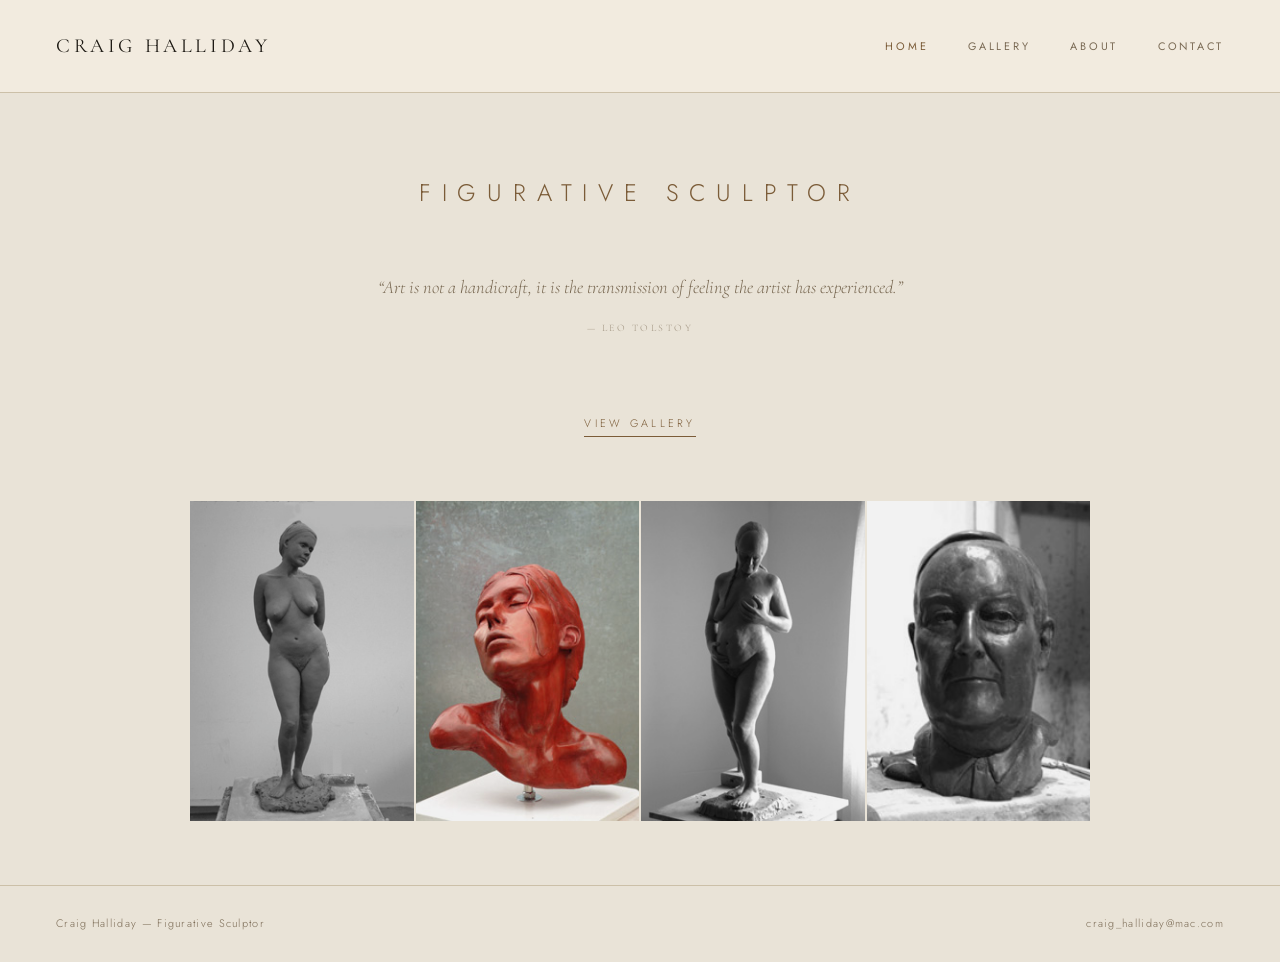
<file: index.html>
<!DOCTYPE html>
<html lang="en">
<head>
  <meta charset="UTF-8">
  <meta name="viewport" content="width=device-width, initial-scale=1.0">
  <meta name="description" content="Craig Halliday — Figurative Sculptor. Bronze, clay and plaster sculptures exploring the human condition.">
  <meta name="keywords" content="sculpture, figurative, sculptor, portrait, bronze, commission, figure, UK, realist, craig halliday">
  <title>Craig Halliday — Figurative Sculptor</title>
  <link rel="stylesheet" href="./css/styles.css">
</head>
<body>

  <header class="site-header">
    <a href="./index.html" class="site-title">Craig Halliday</a>
    <nav class="site-nav">
      <a href="./index.html" class="active">Home</a>
      <a href="./gallery.html">Gallery</a>
      <a href="./about.html">About</a>
      <a href="mailto:craig_halliday@mac.com">Contact</a>
    </nav>
  </header>

  <main class="home-hero">
    <p class="home-subtitle">Figurative Sculptor</p>

    <blockquote class="home-quote">
      &ldquo;Art is not a handicraft, it is the transmission of feeling the artist has experienced.&rdquo;
      <cite>— Leo Tolstoy</cite>
    </blockquote>
    <a href="./gallery.html" class="home-cta">View Gallery</a>

    <div class="home-preview">
      <a href="./ennui.html"><img src="./images/ennui1.jpg" alt="Ennui"></a>
      <a href="./martina.html"><img src="./images/martina1.jpg" alt="Martina"></a>
      <a href="./gravity.html"><img src="./images/gravity1.jpg" alt="Gravity"></a>
      <a href="./robin.html"><img src="./images/robin1.jpg" alt="Robin"></a>
    </div>
  </main>

  <footer class="site-footer">
    <span>Craig Halliday &mdash; Figurative Sculptor</span>
    <a href="mailto:craig_halliday@mac.com">craig_halliday@mac.com</a>
  </footer>

</body>
</html>
</file>
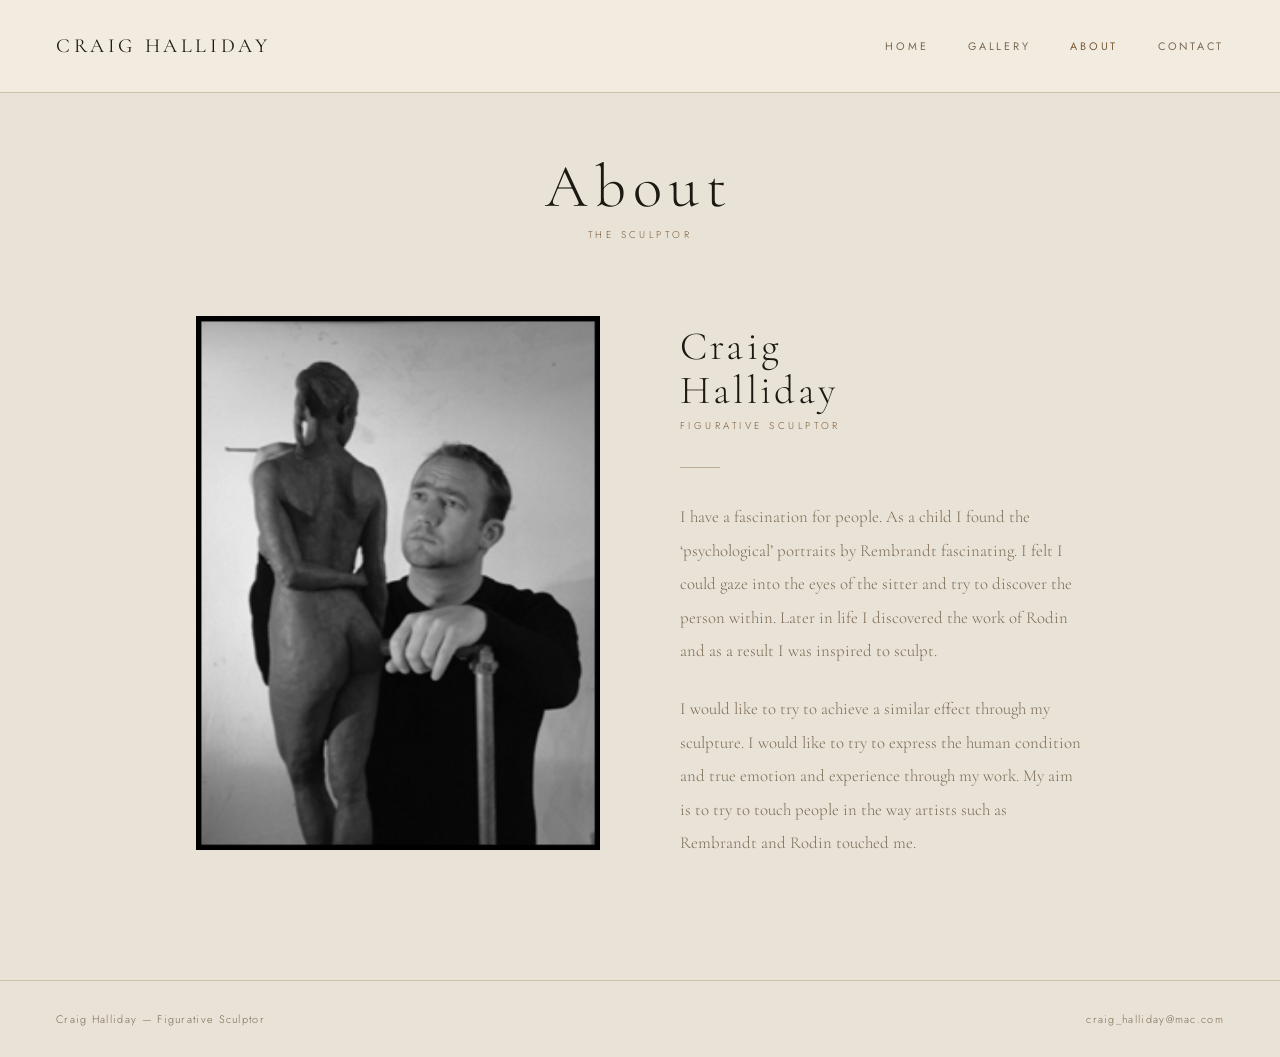
<file: about.html>
<!DOCTYPE html>
<html lang="en">
<head>
  <meta charset="UTF-8">
  <meta name="viewport" content="width=device-width, initial-scale=1.0">
  <meta name="description" content="About Craig Halliday — figurative sculptor inspired by Rembrandt and Rodin, exploring the human condition through clay, plaster and wax.">
  <title>About — Craig Halliday</title>
  <link rel="stylesheet" href="./css/styles.css">
</head>
<body>

  <header class="site-header">
    <a href="./index.html" class="site-title">Craig Halliday</a>
    <nav class="site-nav">
      <a href="./index.html">Home</a>
      <a href="./gallery.html">Gallery</a>
      <a href="./about.html" class="active">About</a>
      <a href="mailto:craig_halliday@mac.com">Contact</a>
    </nav>
  </header>

  <main style="flex:1;">
    <div class="page-heading">
      <h1>About</h1>
      <span class="label">The Sculptor</span>
    </div>

    <div class="about-layout">
      <div class="about-image">
        <img src="./images/sculpting.jpg" alt="Craig Halliday at work">
      </div>
      <div class="about-text">
        <h2>Craig<br>Halliday</h2>
        <span class="label">Figurative Sculptor</span>
        <div class="about-rule"></div>
        <p>I have a fascination for people. As a child I found the &lsquo;psychological&rsquo; portraits by Rembrandt fascinating. I felt I could gaze into the eyes of the sitter and try to discover the person within. Later in life I discovered the work of Rodin and as a result I was inspired to sculpt.</p>
        <p>I would like to try to achieve a similar effect through my sculpture. I would like to try to express the human condition and true emotion and experience through my work. My aim is to try to touch people in the way artists such as Rembrandt and Rodin touched me.</p>
      </div>
    </div>
  </main>

  <footer class="site-footer">
    <span>Craig Halliday &mdash; Figurative Sculptor</span>
    <a href="mailto:craig_halliday@mac.com">craig_halliday@mac.com</a>
  </footer>

</body>
</html>
</file>
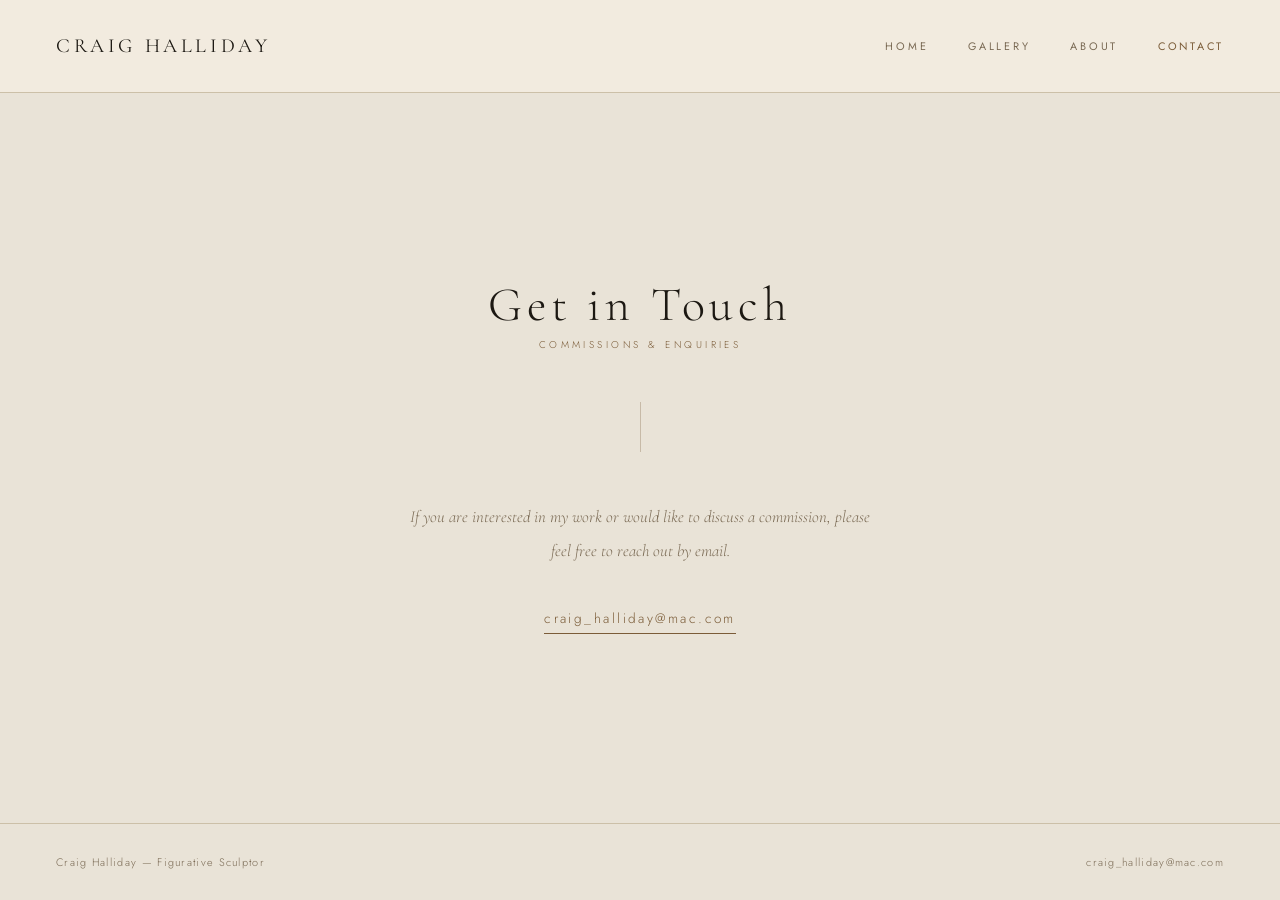
<file: contact.html>
<!DOCTYPE html>
<html lang="en">
<head>
  <meta charset="UTF-8">
  <meta name="viewport" content="width=device-width, initial-scale=1.0">
  <meta name="description" content="Contact Craig Halliday to discuss commissions or enquire about his figurative sculpture work.">
  <title>Contact — Craig Halliday</title>
  <link rel="stylesheet" href="./css/styles.css">
</head>
<body>

  <header class="site-header">
    <a href="./index.html" class="site-title">Craig Halliday</a>
    <nav class="site-nav">
      <a href="./index.html">Home</a>
      <a href="./gallery.html">Gallery</a>
      <a href="./about.html">About</a>
      <a href="mailto:craig_halliday@mac.com" class="active">Contact</a>
    </nav>
  </header>

  <main class="contact-layout">
    <h2>Get in Touch</h2>
    <span class="label">Commissions &amp; Enquiries</span>
    <div class="contact-rule"></div>
    <p class="contact-text">If you are interested in my work or would like to discuss a commission, please feel free to reach out by email.</p>
    <a href="mailto:craig_halliday@mac.com" class="contact-email">craig_halliday@mac.com</a>
  </main>

  <footer class="site-footer">
    <span>Craig Halliday &mdash; Figurative Sculptor</span>
    <a href="mailto:craig_halliday@mac.com">craig_halliday@mac.com</a>
  </footer>

</body>
</html>
</file>
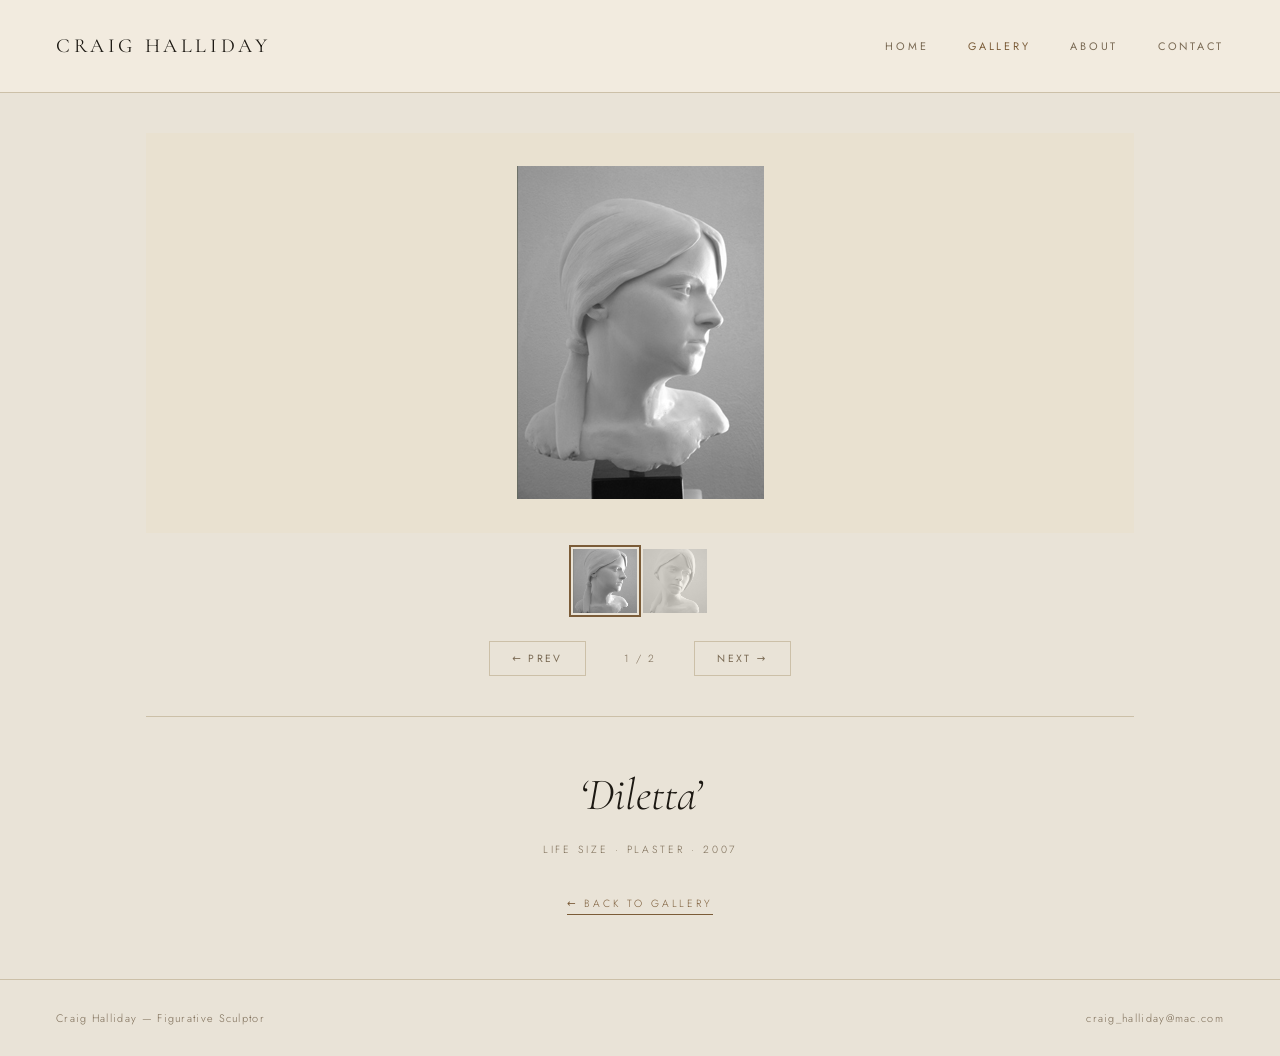
<file: diletta.html>
<!DOCTYPE html>
<html lang="en">
<head>
  <meta charset="UTF-8">
  <meta name="viewport" content="width=device-width, initial-scale=1.0">
  <meta name="description" content="'Diletta' — figurative sculpture by Craig Halliday. Life size, plaster, 2007.">
  <title>Diletta — Craig Halliday</title>
  <link rel="stylesheet" href="./css/styles.css">
</head>
<body class="sculpture-page">

  <header class="site-header">
    <a href="./index.html" class="site-title">Craig Halliday</a>
    <nav class="site-nav">
      <a href="./index.html">Home</a>
      <a href="./gallery.html" class="active">Gallery</a>
      <a href="./about.html">About</a>
      <a href="mailto:craig_halliday@mac.com">Contact</a>
    </nav>
  </header>

  <main class="sculpture-viewer">

    <div class="sculpture-main">
      <img id="main-img" src="./images/diletta1.jpg" alt="Diletta — view 1">
    </div>

    <div class="sculpture-thumbs">
      <img class="s-thumb active" src="./images/diletta1.jpg" alt="View 1" data-index="0">
      <img class="s-thumb" src="./images/diletta2.jpg" alt="View 2" data-index="1">
    </div>

    <div class="sculpture-controls">
      <button class="s-btn" id="prev-btn">&#8592; Prev</button>
      <span class="sculpture-count" id="count">1 / 2</span>
      <button class="s-btn" id="next-btn">Next &#8594;</button>
    </div>

    <div class="sculpture-info">
      <div class="sculpture-title">&lsquo;Diletta&rsquo;</div>
      <div class="sculpture-meta">Life size &middot; Plaster &middot; 2007</div>
      <a href="./gallery.html" class="back-link">&#8592; Back to Gallery</a>
    </div>

  </main>

  <footer class="site-footer">
    <span>Craig Halliday &mdash; Figurative Sculptor</span>
    <a href="mailto:craig_halliday@mac.com">craig_halliday@mac.com</a>
  </footer>

  <script>
    const images = ['./images/diletta1.jpg', './images/diletta2.jpg'];
    let current = 0;
    const mainImg = document.getElementById('main-img');
    const thumbs = document.querySelectorAll('.s-thumb');
    const count = document.getElementById('count');

    function showImage(index) {
      current = (index + images.length) % images.length;
      mainImg.classList.add('fading');
      setTimeout(() => {
        mainImg.src = images[current];
        mainImg.alt = 'Diletta — view ' + (current + 1);
        mainImg.classList.remove('fading');
      }, 150);
      thumbs.forEach((t, i) => t.classList.toggle('active', i === current));
      count.textContent = (current + 1) + ' / ' + images.length;
    }

    document.getElementById('prev-btn').addEventListener('click', () => showImage(current - 1));
    document.getElementById('next-btn').addEventListener('click', () => showImage(current + 1));
    thumbs.forEach((t, i) => t.addEventListener('click', () => showImage(i)));
    document.addEventListener('keydown', e => {
      if (e.key === 'ArrowLeft') showImage(current - 1);
      if (e.key === 'ArrowRight') showImage(current + 1);
    });
  </script>

</body>
</html>
</file>
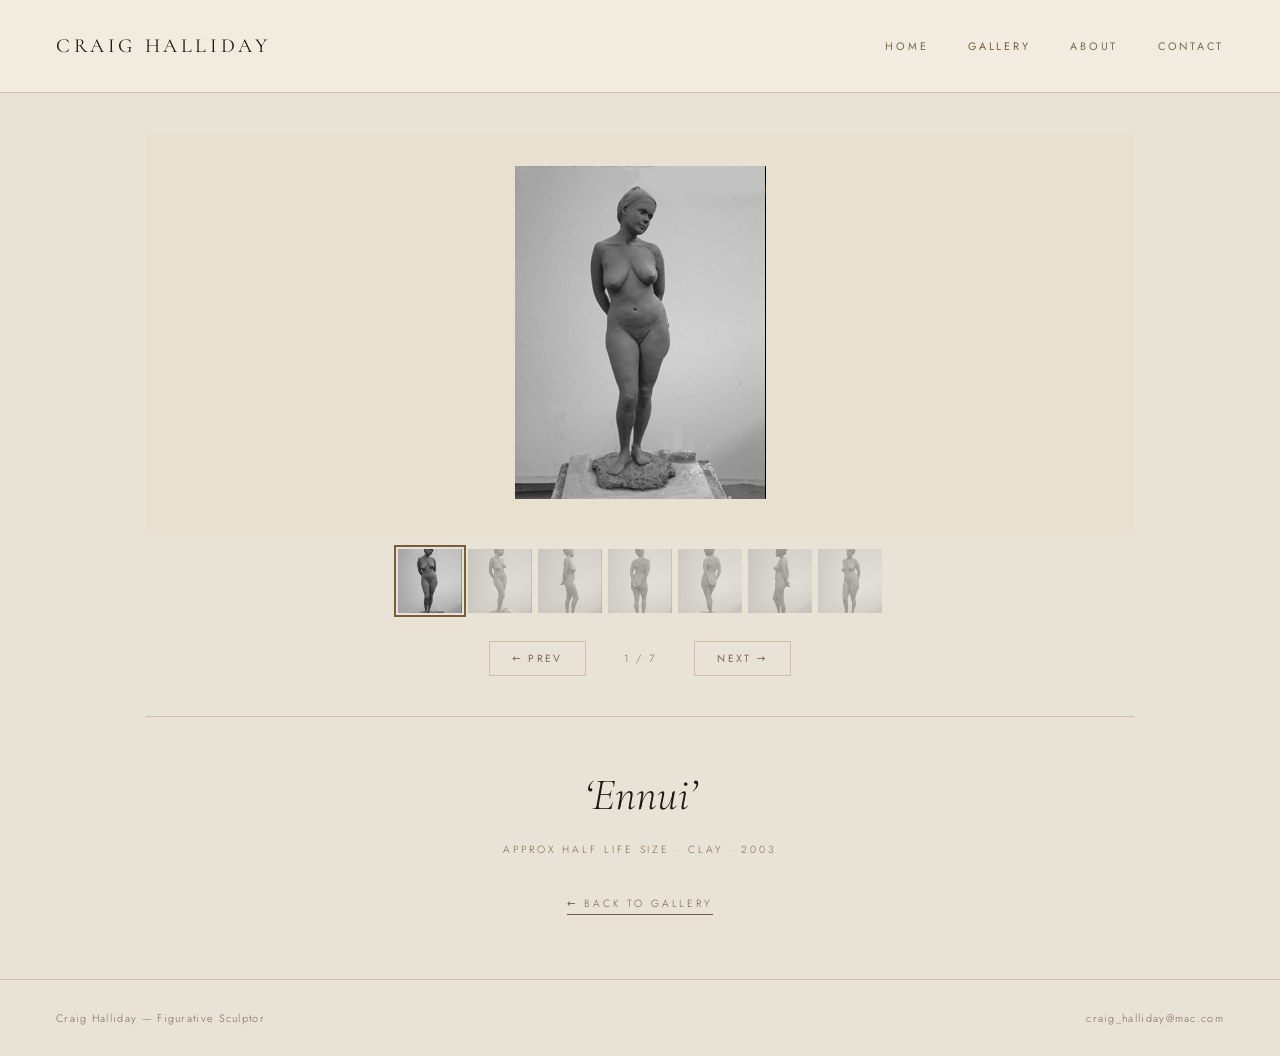
<file: ennui.html>
<!DOCTYPE html>
<html lang="en">
<head>
  <meta charset="UTF-8">
  <meta name="viewport" content="width=device-width, initial-scale=1.0">
  <meta name="description" content="'Ennui' — figurative sculpture by Craig Halliday. Approx half life size, clay, 2003.">
  <title>Ennui — Craig Halliday</title>
  <link rel="stylesheet" href="./css/styles.css">
</head>
<body class="sculpture-page">

  <header class="site-header">
    <a href="./index.html" class="site-title">Craig Halliday</a>
    <nav class="site-nav">
      <a href="./index.html">Home</a>
      <a href="./gallery.html" class="active">Gallery</a>
      <a href="./about.html">About</a>
      <a href="mailto:craig_halliday@mac.com">Contact</a>
    </nav>
  </header>

  <main class="sculpture-viewer">

    <div class="sculpture-main">
      <img id="main-img" src="./images/ennui1.jpg" alt="Ennui — view 1">
    </div>

    <div class="sculpture-thumbs">
      <img class="s-thumb active" src="./images/ennui1.jpg" alt="View 1" data-index="0">
      <img class="s-thumb" src="./images/ennui2.jpg" alt="View 2" data-index="1">
      <img class="s-thumb" src="./images/ennui3.jpg" alt="View 3" data-index="2">
      <img class="s-thumb" src="./images/ennui4.jpg" alt="View 4" data-index="3">
      <img class="s-thumb" src="./images/ennui5.jpg" alt="View 5" data-index="4">
      <img class="s-thumb" src="./images/ennui6.jpg" alt="View 6" data-index="5">
      <img class="s-thumb" src="./images/ennui7.jpg" alt="View 7" data-index="6">
    </div>

    <div class="sculpture-controls">
      <button class="s-btn" id="prev-btn">&#8592; Prev</button>
      <span class="sculpture-count" id="count">1 / 7</span>
      <button class="s-btn" id="next-btn">Next &#8594;</button>
    </div>

    <div class="sculpture-info">
      <div class="sculpture-title">&lsquo;Ennui&rsquo;</div>
      <div class="sculpture-meta">Approx half life size &middot; Clay &middot; 2003</div>
      <a href="./gallery.html" class="back-link">&#8592; Back to Gallery</a>
    </div>

  </main>

  <footer class="site-footer">
    <span>Craig Halliday &mdash; Figurative Sculptor</span>
    <a href="mailto:craig_halliday@mac.com">craig_halliday@mac.com</a>
  </footer>

  <script>
    const images = [
      './images/ennui1.jpg',
      './images/ennui2.jpg',
      './images/ennui3.jpg',
      './images/ennui4.jpg',
      './images/ennui5.jpg',
      './images/ennui6.jpg',
      './images/ennui7.jpg'
    ];
    let current = 0;
    const mainImg = document.getElementById('main-img');
    const thumbs = document.querySelectorAll('.s-thumb');
    const count = document.getElementById('count');

    function showImage(index) {
      current = (index + images.length) % images.length;
      mainImg.classList.add('fading');
      setTimeout(() => {
        mainImg.src = images[current];
        mainImg.alt = 'Ennui — view ' + (current + 1);
        mainImg.classList.remove('fading');
      }, 150);
      thumbs.forEach((t, i) => t.classList.toggle('active', i === current));
      count.textContent = (current + 1) + ' / ' + images.length;
    }

    document.getElementById('prev-btn').addEventListener('click', () => showImage(current - 1));
    document.getElementById('next-btn').addEventListener('click', () => showImage(current + 1));
    thumbs.forEach((t, i) => t.addEventListener('click', () => showImage(i)));
    document.addEventListener('keydown', e => {
      if (e.key === 'ArrowLeft') showImage(current - 1);
      if (e.key === 'ArrowRight') showImage(current + 1);
    });
  </script>

</body>
</html>
</file>
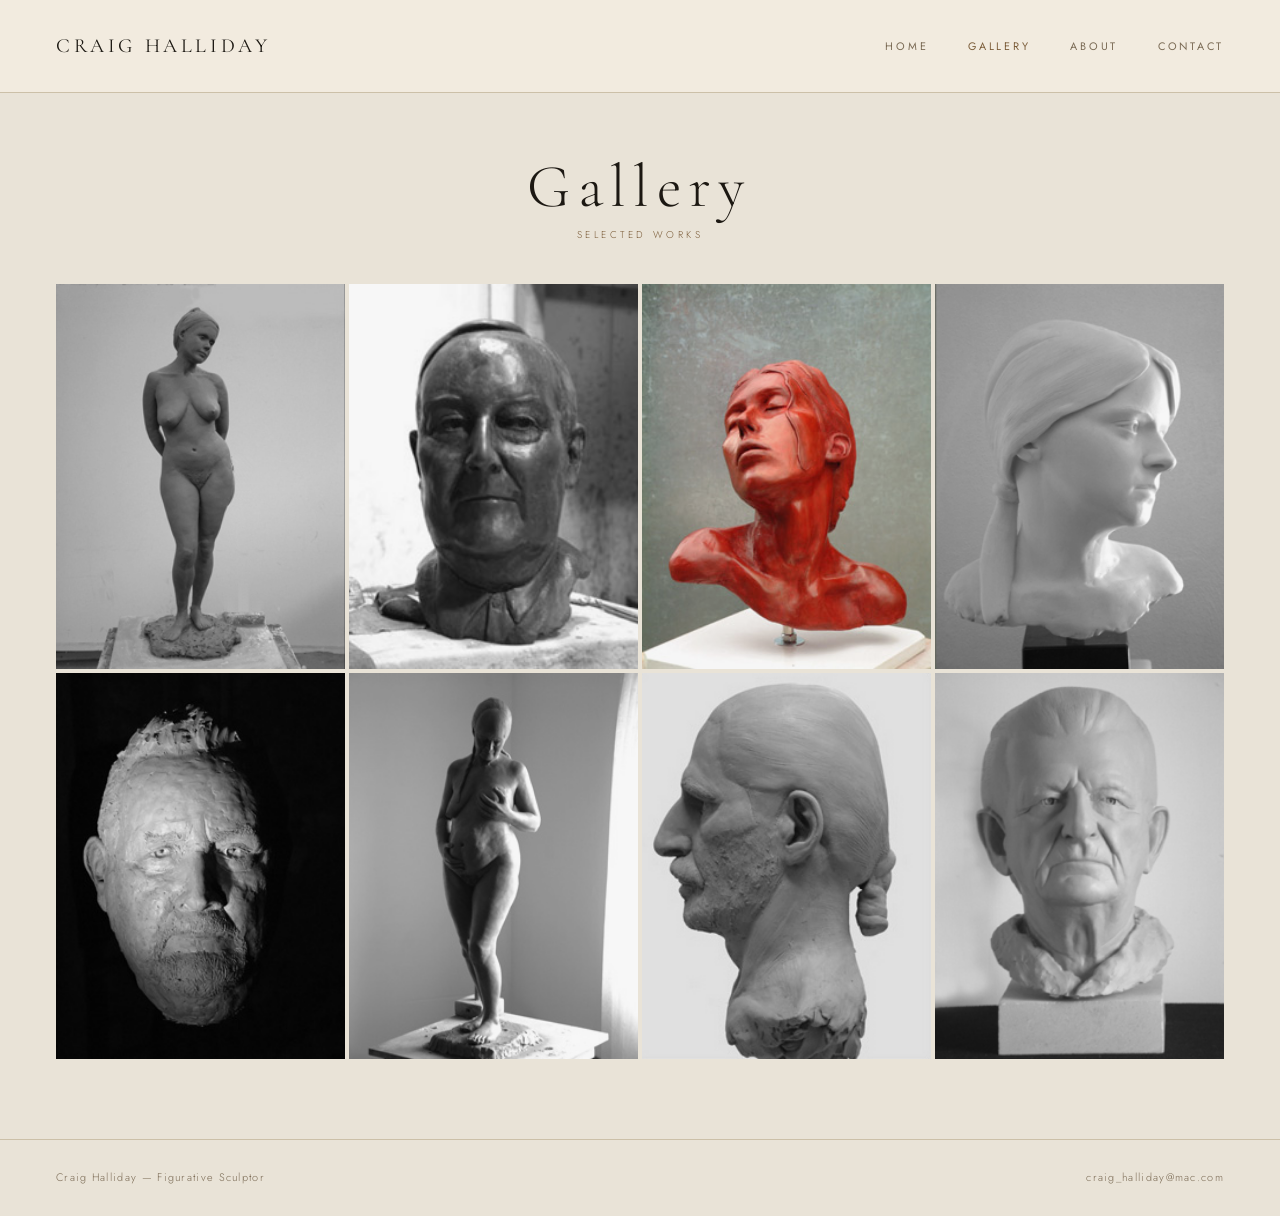
<file: gallery.html>
<!DOCTYPE html>
<html lang="en">
<head>
  <meta charset="UTF-8">
  <meta name="viewport" content="width=device-width, initial-scale=1.0">
  <meta name="description" content="Gallery of figurative sculptures by Craig Halliday — clay, plaster, wax and bronze work.">
  <title>Gallery — Craig Halliday</title>
  <link rel="stylesheet" href="./css/styles.css">
</head>
<body>

  <header class="site-header">
    <a href="./index.html" class="site-title">Craig Halliday</a>
    <nav class="site-nav">
      <a href="./index.html">Home</a>
      <a href="./gallery.html" class="active">Gallery</a>
      <a href="./about.html">About</a>
      <a href="mailto:craig_halliday@mac.com">Contact</a>
    </nav>
  </header>

  <main>
    <div class="page-heading">
      <h1>Gallery</h1>
      <span class="label">Selected Works</span>
    </div>

    <div class="gallery-grid">

      <div class="gallery-item">
        <img src="./images/ennui1.jpg" alt="Ennui">
        <div class="gallery-item-overlay">
          <div class="gallery-item-title">&lsquo;Ennui&rsquo;</div>
          <div class="gallery-item-meta">Clay &middot; 2003</div>
        </div>
        <a href="./ennui.html" aria-label="View Ennui"></a>
      </div>

      <div class="gallery-item">
        <img src="./images/robin1.jpg" alt="Robin">
        <div class="gallery-item-overlay">
          <div class="gallery-item-title">&lsquo;Robin&rsquo;</div>
          <div class="gallery-item-meta">Wax &middot; 2003</div>
        </div>
        <a href="./robin.html" aria-label="View Robin"></a>
      </div>

      <div class="gallery-item">
        <img src="./images/martina1.jpg" alt="Martina">
        <div class="gallery-item-overlay">
          <div class="gallery-item-title">&lsquo;Martina&rsquo;</div>
          <div class="gallery-item-meta">Plaster &middot; 2003</div>
        </div>
        <a href="./martina.html" aria-label="View Martina"></a>
      </div>

      <div class="gallery-item">
        <img src="./images/diletta1.jpg" alt="Diletta">
        <div class="gallery-item-overlay">
          <div class="gallery-item-title">&lsquo;Diletta&rsquo;</div>
          <div class="gallery-item-meta">Plaster &middot; 2007</div>
        </div>
        <a href="./diletta.html" aria-label="View Diletta"></a>
      </div>

      <div class="gallery-item">
        <img src="./images/mart1.jpg" alt="Martin">
        <div class="gallery-item-overlay">
          <div class="gallery-item-title">&lsquo;Martin&rsquo;</div>
          <div class="gallery-item-meta">Clay &middot; 2002</div>
        </div>
        <a href="./mart.html" aria-label="View Martin"></a>
      </div>

      <div class="gallery-item">
        <img src="./images/gravity1.jpg" alt="Gravity">
        <div class="gallery-item-overlay">
          <div class="gallery-item-title">&lsquo;Gravity&rsquo;</div>
          <div class="gallery-item-meta">Clay &middot; 2004</div>
        </div>
        <a href="./gravity.html" aria-label="View Gravity"></a>
      </div>

      <div class="gallery-item">
        <img src="./images/sieg1.jpg" alt="Siegfredo">
        <div class="gallery-item-overlay">
          <div class="gallery-item-title">&lsquo;Siegfredo&rsquo;</div>
          <div class="gallery-item-meta">Clay &middot; 2003</div>
        </div>
        <a href="./sieg.html" aria-label="View Siegfredo"></a>
      </div>

      <div class="gallery-item">
        <img src="./images/john1.jpg" alt="John">
        <div class="gallery-item-overlay">
          <div class="gallery-item-title">&lsquo;John&rsquo;</div>
          <div class="gallery-item-meta">Plaster/Clay &middot; 2004</div>
        </div>
        <a href="./john.html" aria-label="View John"></a>
      </div>

    </div>
  </main>

  <footer class="site-footer">
    <span>Craig Halliday &mdash; Figurative Sculptor</span>
    <a href="mailto:craig_halliday@mac.com">craig_halliday@mac.com</a>
  </footer>

</body>
</html>
</file>
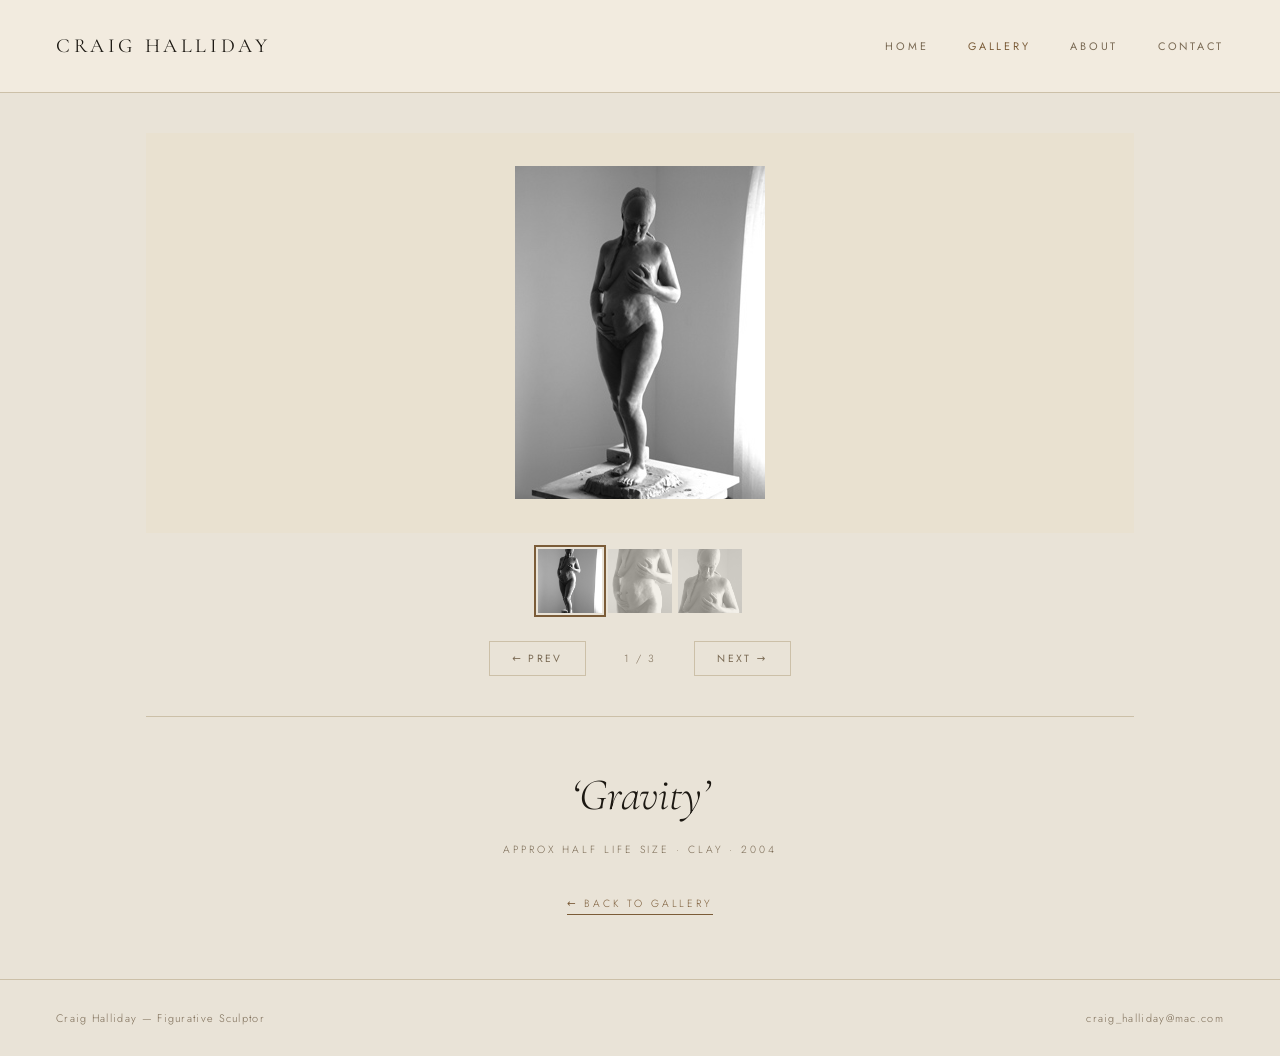
<file: gravity.html>
<!DOCTYPE html>
<html lang="en">
<head>
  <meta charset="UTF-8">
  <meta name="viewport" content="width=device-width, initial-scale=1.0">
  <meta name="description" content="'Gravity' — figurative sculpture by Craig Halliday. Approx half life size, clay, 2004.">
  <title>Gravity — Craig Halliday</title>
  <link rel="stylesheet" href="./css/styles.css">
</head>
<body class="sculpture-page">

  <header class="site-header">
    <a href="./index.html" class="site-title">Craig Halliday</a>
    <nav class="site-nav">
      <a href="./index.html">Home</a>
      <a href="./gallery.html" class="active">Gallery</a>
      <a href="./about.html">About</a>
      <a href="mailto:craig_halliday@mac.com">Contact</a>
    </nav>
  </header>

  <main class="sculpture-viewer">

    <div class="sculpture-main">
      <img id="main-img" src="./images/gravity1.jpg" alt="Gravity — view 1">
    </div>

    <div class="sculpture-thumbs">
      <img class="s-thumb active" src="./images/gravity1.jpg" alt="View 1" data-index="0">
      <img class="s-thumb" src="./images/gravity2.jpg" alt="View 2" data-index="1">
      <img class="s-thumb" src="./images/gravity3.jpg" alt="View 3" data-index="2">
    </div>

    <div class="sculpture-controls">
      <button class="s-btn" id="prev-btn">&#8592; Prev</button>
      <span class="sculpture-count" id="count">1 / 3</span>
      <button class="s-btn" id="next-btn">Next &#8594;</button>
    </div>

    <div class="sculpture-info">
      <div class="sculpture-title">&lsquo;Gravity&rsquo;</div>
      <div class="sculpture-meta">Approx half life size &middot; Clay &middot; 2004</div>
      <a href="./gallery.html" class="back-link">&#8592; Back to Gallery</a>
    </div>

  </main>

  <footer class="site-footer">
    <span>Craig Halliday &mdash; Figurative Sculptor</span>
    <a href="mailto:craig_halliday@mac.com">craig_halliday@mac.com</a>
  </footer>

  <script>
    const images = [
      './images/gravity1.jpg',
      './images/gravity2.jpg',
      './images/gravity3.jpg'
    ];
    let current = 0;
    const mainImg = document.getElementById('main-img');
    const thumbs = document.querySelectorAll('.s-thumb');
    const count = document.getElementById('count');

    function showImage(index) {
      current = (index + images.length) % images.length;
      mainImg.classList.add('fading');
      setTimeout(() => {
        mainImg.src = images[current];
        mainImg.alt = 'Gravity — view ' + (current + 1);
        mainImg.classList.remove('fading');
      }, 150);
      thumbs.forEach((t, i) => t.classList.toggle('active', i === current));
      count.textContent = (current + 1) + ' / ' + images.length;
    }

    document.getElementById('prev-btn').addEventListener('click', () => showImage(current - 1));
    document.getElementById('next-btn').addEventListener('click', () => showImage(current + 1));
    thumbs.forEach((t, i) => t.addEventListener('click', () => showImage(i)));
    document.addEventListener('keydown', e => {
      if (e.key === 'ArrowLeft') showImage(current - 1);
      if (e.key === 'ArrowRight') showImage(current + 1);
    });
  </script>

</body>
</html>
</file>
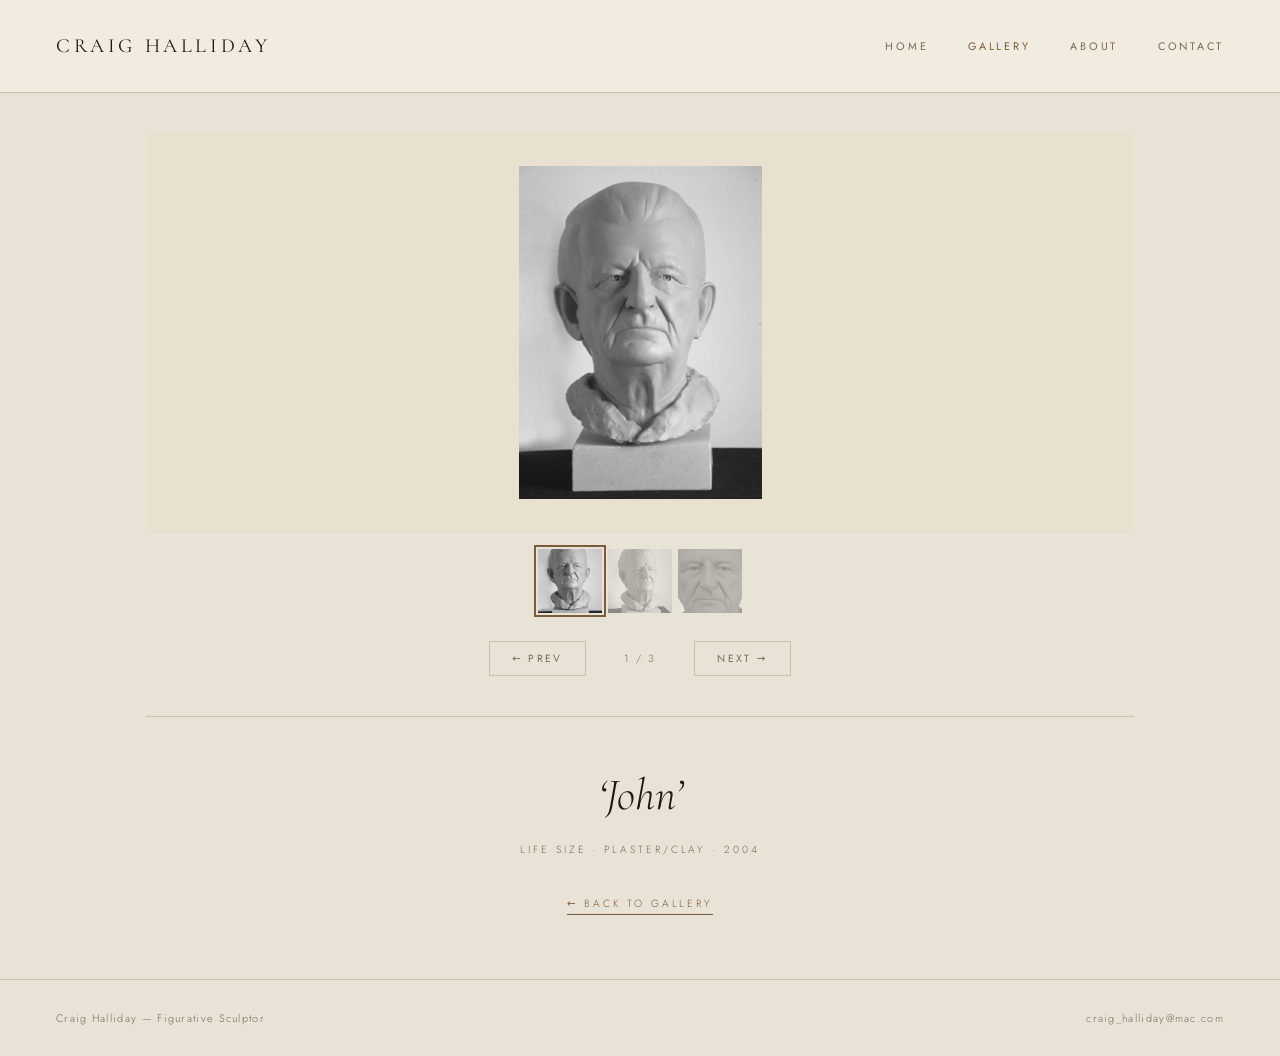
<file: john.html>
<!DOCTYPE html>
<html lang="en">
<head>
  <meta charset="UTF-8">
  <meta name="viewport" content="width=device-width, initial-scale=1.0">
  <meta name="description" content="'John' — figurative sculpture by Craig Halliday. Life size, plaster/clay, 2004.">
  <title>John — Craig Halliday</title>
  <link rel="stylesheet" href="./css/styles.css">
</head>
<body class="sculpture-page">

  <header class="site-header">
    <a href="./index.html" class="site-title">Craig Halliday</a>
    <nav class="site-nav">
      <a href="./index.html">Home</a>
      <a href="./gallery.html" class="active">Gallery</a>
      <a href="./about.html">About</a>
      <a href="mailto:craig_halliday@mac.com">Contact</a>
    </nav>
  </header>

  <main class="sculpture-viewer">

    <div class="sculpture-main">
      <img id="main-img" src="./images/john1.jpg" alt="John — view 1">
    </div>

    <div class="sculpture-thumbs">
      <img class="s-thumb active" src="./images/john1.jpg" alt="View 1" data-index="0">
      <img class="s-thumb" src="./images/john2.jpg" alt="View 2" data-index="1">
      <img class="s-thumb" src="./images/john3.jpg" alt="View 3" data-index="2">
    </div>

    <div class="sculpture-controls">
      <button class="s-btn" id="prev-btn">&#8592; Prev</button>
      <span class="sculpture-count" id="count">1 / 3</span>
      <button class="s-btn" id="next-btn">Next &#8594;</button>
    </div>

    <div class="sculpture-info">
      <div class="sculpture-title">&lsquo;John&rsquo;</div>
      <div class="sculpture-meta">Life size &middot; Plaster/Clay &middot; 2004</div>
      <a href="./gallery.html" class="back-link">&#8592; Back to Gallery</a>
    </div>

  </main>

  <footer class="site-footer">
    <span>Craig Halliday &mdash; Figurative Sculptor</span>
    <a href="mailto:craig_halliday@mac.com">craig_halliday@mac.com</a>
  </footer>

  <script>
    const images = [
      './images/john1.jpg',
      './images/john2.jpg',
      './images/john3.jpg'
    ];
    let current = 0;
    const mainImg = document.getElementById('main-img');
    const thumbs = document.querySelectorAll('.s-thumb');
    const count = document.getElementById('count');

    function showImage(index) {
      current = (index + images.length) % images.length;
      mainImg.classList.add('fading');
      setTimeout(() => {
        mainImg.src = images[current];
        mainImg.alt = 'John — view ' + (current + 1);
        mainImg.classList.remove('fading');
      }, 150);
      thumbs.forEach((t, i) => t.classList.toggle('active', i === current));
      count.textContent = (current + 1) + ' / ' + images.length;
    }

    document.getElementById('prev-btn').addEventListener('click', () => showImage(current - 1));
    document.getElementById('next-btn').addEventListener('click', () => showImage(current + 1));
    thumbs.forEach((t, i) => t.addEventListener('click', () => showImage(i)));
    document.addEventListener('keydown', e => {
      if (e.key === 'ArrowLeft') showImage(current - 1);
      if (e.key === 'ArrowRight') showImage(current + 1);
    });
  </script>

</body>
</html>
</file>
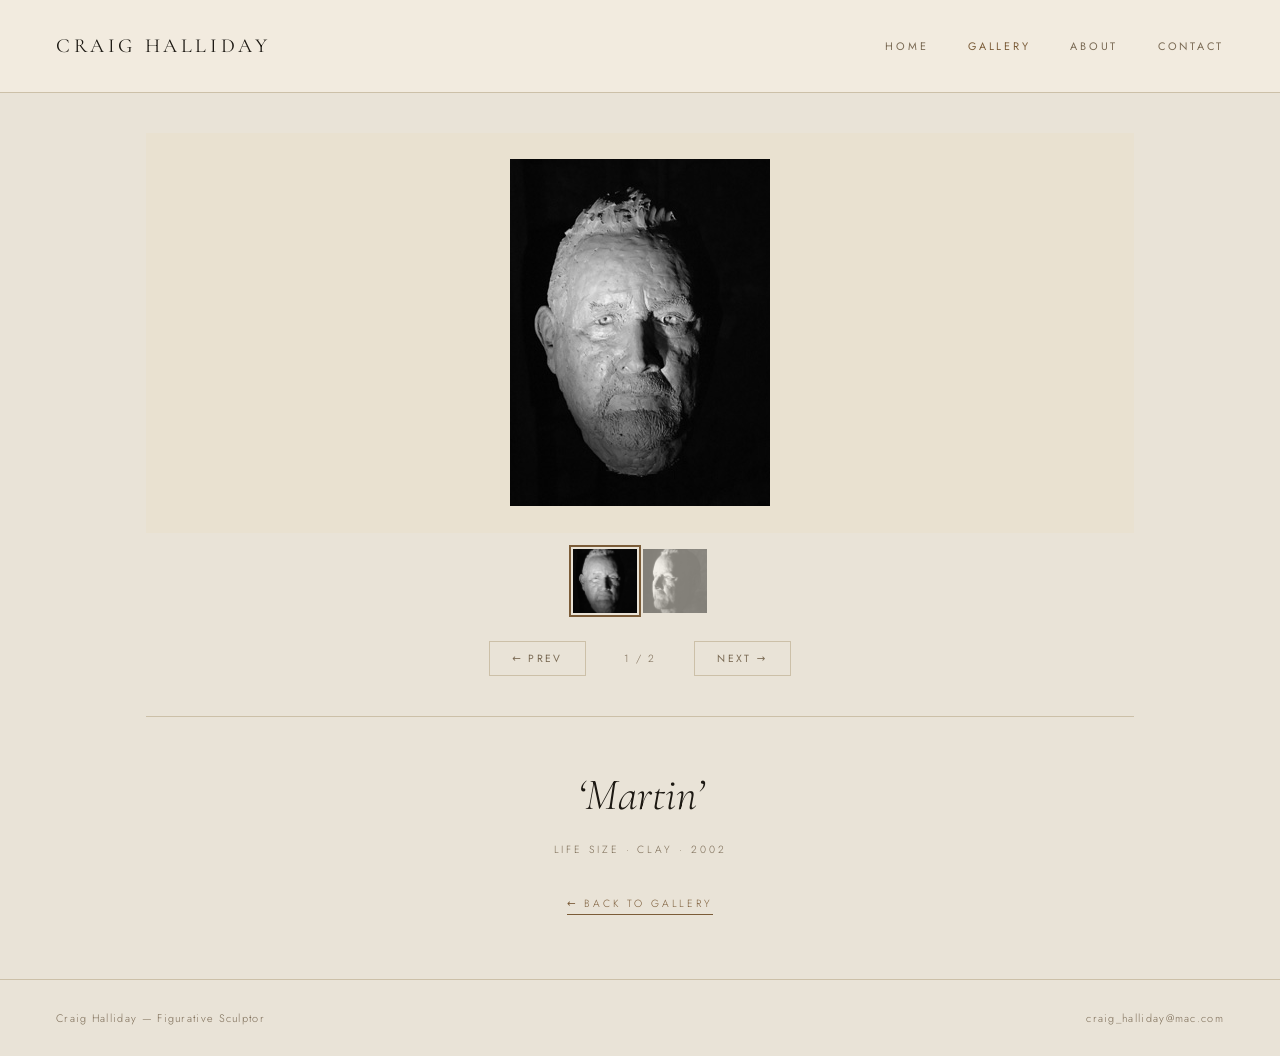
<file: mart.html>
<!DOCTYPE html>
<html lang="en">
<head>
  <meta charset="UTF-8">
  <meta name="viewport" content="width=device-width, initial-scale=1.0">
  <meta name="description" content="'Martin' — figurative sculpture by Craig Halliday. Life size, clay, 2002.">
  <title>Martin — Craig Halliday</title>
  <link rel="stylesheet" href="./css/styles.css">
</head>
<body class="sculpture-page">

  <header class="site-header">
    <a href="./index.html" class="site-title">Craig Halliday</a>
    <nav class="site-nav">
      <a href="./index.html">Home</a>
      <a href="./gallery.html" class="active">Gallery</a>
      <a href="./about.html">About</a>
      <a href="mailto:craig_halliday@mac.com">Contact</a>
    </nav>
  </header>

  <main class="sculpture-viewer">

    <div class="sculpture-main">
      <img id="main-img" src="./images/mart1.jpg" alt="Martin — view 1">
    </div>

    <div class="sculpture-thumbs">
      <img class="s-thumb active" src="./images/mart1.jpg" alt="View 1" data-index="0">
      <img class="s-thumb" src="./images/mart2.jpg" alt="View 2" data-index="1">
    </div>

    <div class="sculpture-controls">
      <button class="s-btn" id="prev-btn">&#8592; Prev</button>
      <span class="sculpture-count" id="count">1 / 2</span>
      <button class="s-btn" id="next-btn">Next &#8594;</button>
    </div>

    <div class="sculpture-info">
      <div class="sculpture-title">&lsquo;Martin&rsquo;</div>
      <div class="sculpture-meta">Life size &middot; Clay &middot; 2002</div>
      <a href="./gallery.html" class="back-link">&#8592; Back to Gallery</a>
    </div>

  </main>

  <footer class="site-footer">
    <span>Craig Halliday &mdash; Figurative Sculptor</span>
    <a href="mailto:craig_halliday@mac.com">craig_halliday@mac.com</a>
  </footer>

  <script>
    const images = ['./images/mart1.jpg', './images/mart2.jpg'];
    let current = 0;
    const mainImg = document.getElementById('main-img');
    const thumbs = document.querySelectorAll('.s-thumb');
    const count = document.getElementById('count');

    function showImage(index) {
      current = (index + images.length) % images.length;
      mainImg.classList.add('fading');
      setTimeout(() => {
        mainImg.src = images[current];
        mainImg.alt = 'Martin — view ' + (current + 1);
        mainImg.classList.remove('fading');
      }, 150);
      thumbs.forEach((t, i) => t.classList.toggle('active', i === current));
      count.textContent = (current + 1) + ' / ' + images.length;
    }

    document.getElementById('prev-btn').addEventListener('click', () => showImage(current - 1));
    document.getElementById('next-btn').addEventListener('click', () => showImage(current + 1));
    thumbs.forEach((t, i) => t.addEventListener('click', () => showImage(i)));
    document.addEventListener('keydown', e => {
      if (e.key === 'ArrowLeft') showImage(current - 1);
      if (e.key === 'ArrowRight') showImage(current + 1);
    });
  </script>

</body>
</html>
</file>
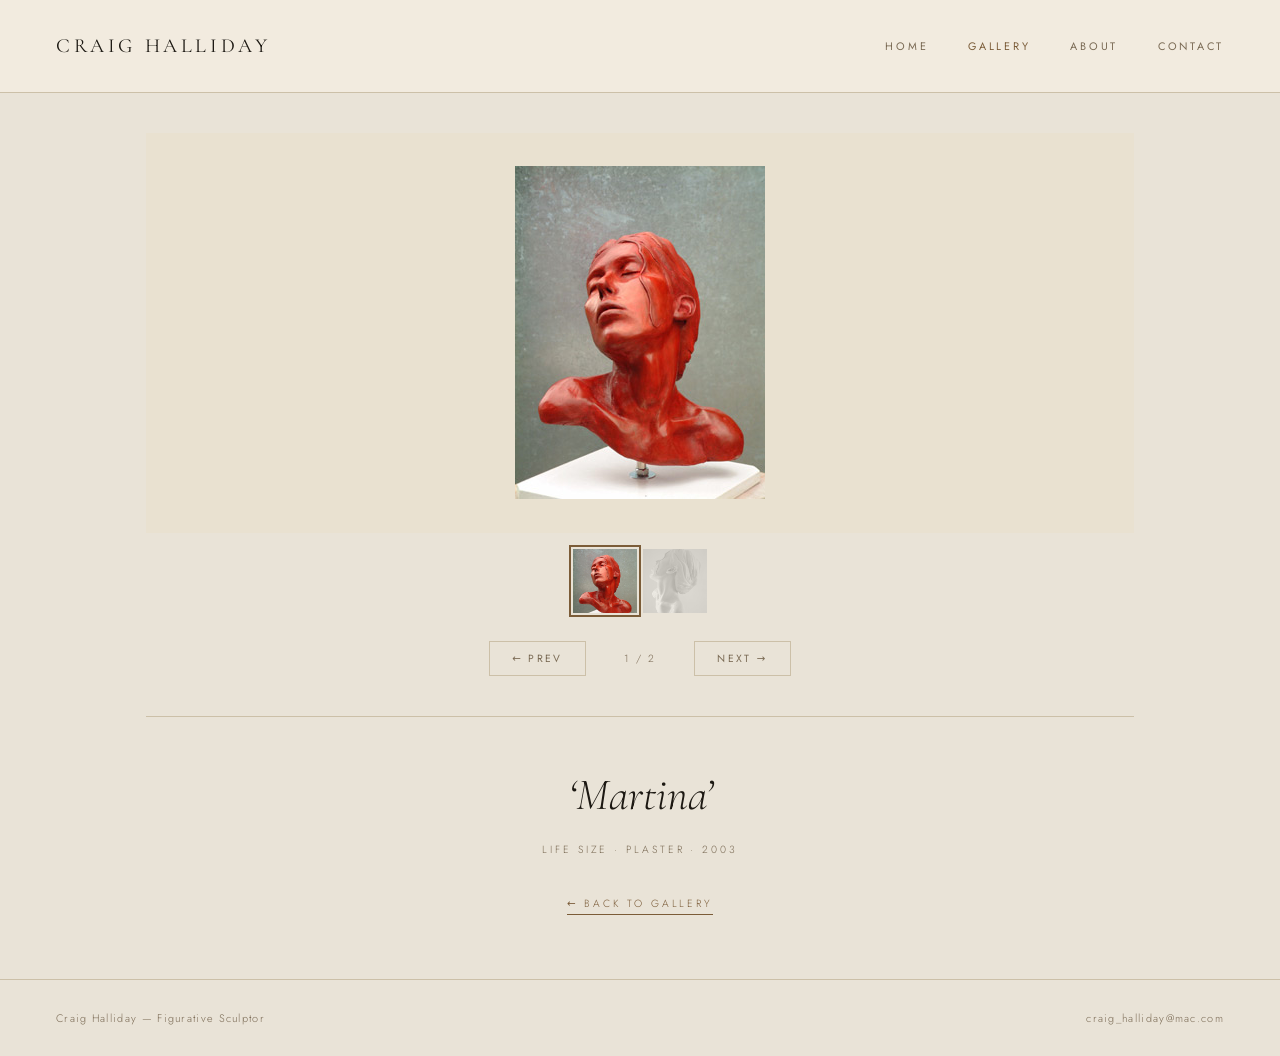
<file: martina.html>
<!DOCTYPE html>
<html lang="en">
<head>
  <meta charset="UTF-8">
  <meta name="viewport" content="width=device-width, initial-scale=1.0">
  <meta name="description" content="'Martina' — figurative sculpture by Craig Halliday. Life size, plaster, 2003.">
  <title>Martina — Craig Halliday</title>
  <link rel="stylesheet" href="./css/styles.css">
</head>
<body class="sculpture-page">

  <header class="site-header">
    <a href="./index.html" class="site-title">Craig Halliday</a>
    <nav class="site-nav">
      <a href="./index.html">Home</a>
      <a href="./gallery.html" class="active">Gallery</a>
      <a href="./about.html">About</a>
      <a href="mailto:craig_halliday@mac.com">Contact</a>
    </nav>
  </header>

  <main class="sculpture-viewer">

    <div class="sculpture-main">
      <img id="main-img" src="./images/martina1.jpg" alt="Martina — view 1">
    </div>

    <div class="sculpture-thumbs">
      <img class="s-thumb active" src="./images/martina1.jpg" alt="View 1" data-index="0">
      <img class="s-thumb" src="./images/martina2.jpg" alt="View 2" data-index="1">
    </div>

    <div class="sculpture-controls">
      <button class="s-btn" id="prev-btn">&#8592; Prev</button>
      <span class="sculpture-count" id="count">1 / 2</span>
      <button class="s-btn" id="next-btn">Next &#8594;</button>
    </div>

    <div class="sculpture-info">
      <div class="sculpture-title">&lsquo;Martina&rsquo;</div>
      <div class="sculpture-meta">Life size &middot; Plaster &middot; 2003</div>
      <a href="./gallery.html" class="back-link">&#8592; Back to Gallery</a>
    </div>

  </main>

  <footer class="site-footer">
    <span>Craig Halliday &mdash; Figurative Sculptor</span>
    <a href="mailto:craig_halliday@mac.com">craig_halliday@mac.com</a>
  </footer>

  <script>
    const images = ['./images/martina1.jpg', './images/martina2.jpg'];
    let current = 0;
    const mainImg = document.getElementById('main-img');
    const thumbs = document.querySelectorAll('.s-thumb');
    const count = document.getElementById('count');

    function showImage(index) {
      current = (index + images.length) % images.length;
      mainImg.classList.add('fading');
      setTimeout(() => {
        mainImg.src = images[current];
        mainImg.alt = 'Martina — view ' + (current + 1);
        mainImg.classList.remove('fading');
      }, 150);
      thumbs.forEach((t, i) => t.classList.toggle('active', i === current));
      count.textContent = (current + 1) + ' / ' + images.length;
    }

    document.getElementById('prev-btn').addEventListener('click', () => showImage(current - 1));
    document.getElementById('next-btn').addEventListener('click', () => showImage(current + 1));
    thumbs.forEach((t, i) => t.addEventListener('click', () => showImage(i)));
    document.addEventListener('keydown', e => {
      if (e.key === 'ArrowLeft') showImage(current - 1);
      if (e.key === 'ArrowRight') showImage(current + 1);
    });
  </script>

</body>
</html>
</file>
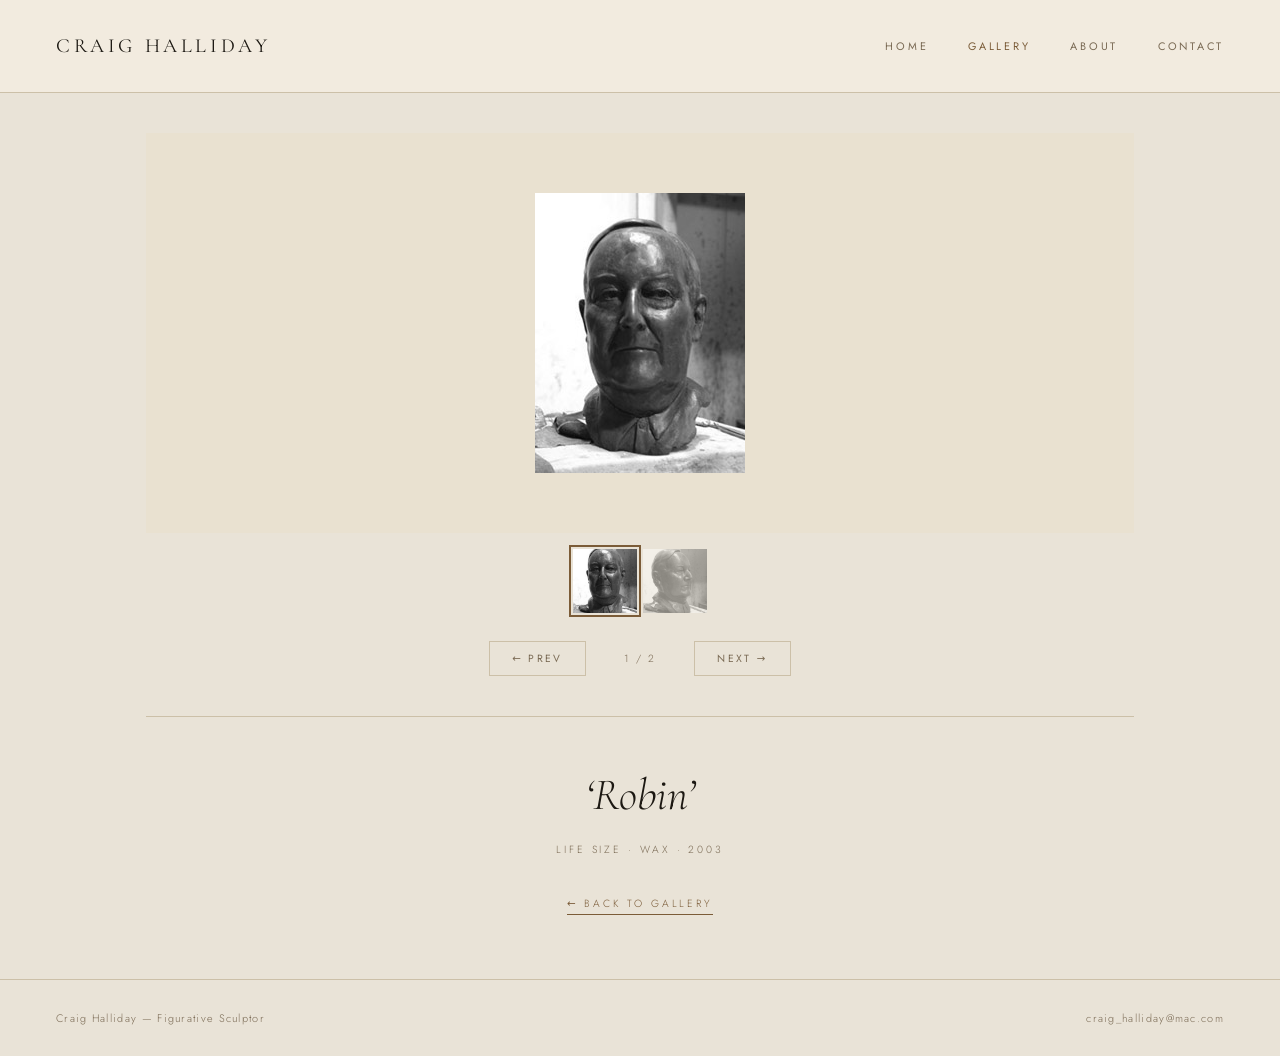
<file: robin.html>
<!DOCTYPE html>
<html lang="en">
<head>
  <meta charset="UTF-8">
  <meta name="viewport" content="width=device-width, initial-scale=1.0">
  <meta name="description" content="'Robin' — figurative sculpture by Craig Halliday. Life size, wax, 2003.">
  <title>Robin — Craig Halliday</title>
  <link rel="stylesheet" href="./css/styles.css">
</head>
<body class="sculpture-page">

  <header class="site-header">
    <a href="./index.html" class="site-title">Craig Halliday</a>
    <nav class="site-nav">
      <a href="./index.html">Home</a>
      <a href="./gallery.html" class="active">Gallery</a>
      <a href="./about.html">About</a>
      <a href="mailto:craig_halliday@mac.com">Contact</a>
    </nav>
  </header>

  <main class="sculpture-viewer">

    <div class="sculpture-main">
      <img id="main-img" src="./images/robin1.jpg" alt="Robin — view 1">
    </div>

    <div class="sculpture-thumbs">
      <img class="s-thumb active" src="./images/robin1.jpg" alt="View 1" data-index="0">
      <img class="s-thumb" src="./images/robin2.jpg" alt="View 2" data-index="1">
    </div>

    <div class="sculpture-controls">
      <button class="s-btn" id="prev-btn">&#8592; Prev</button>
      <span class="sculpture-count" id="count">1 / 2</span>
      <button class="s-btn" id="next-btn">Next &#8594;</button>
    </div>

    <div class="sculpture-info">
      <div class="sculpture-title">&lsquo;Robin&rsquo;</div>
      <div class="sculpture-meta">Life size &middot; Wax &middot; 2003</div>
      <a href="./gallery.html" class="back-link">&#8592; Back to Gallery</a>
    </div>

  </main>

  <footer class="site-footer">
    <span>Craig Halliday &mdash; Figurative Sculptor</span>
    <a href="mailto:craig_halliday@mac.com">craig_halliday@mac.com</a>
  </footer>

  <script>
    const images = ['./images/robin1.jpg', './images/robin2.jpg'];
    let current = 0;
    const mainImg = document.getElementById('main-img');
    const thumbs = document.querySelectorAll('.s-thumb');
    const count = document.getElementById('count');

    function showImage(index) {
      current = (index + images.length) % images.length;
      mainImg.classList.add('fading');
      setTimeout(() => {
        mainImg.src = images[current];
        mainImg.alt = 'Robin — view ' + (current + 1);
        mainImg.classList.remove('fading');
      }, 150);
      thumbs.forEach((t, i) => t.classList.toggle('active', i === current));
      count.textContent = (current + 1) + ' / ' + images.length;
    }

    document.getElementById('prev-btn').addEventListener('click', () => showImage(current - 1));
    document.getElementById('next-btn').addEventListener('click', () => showImage(current + 1));
    thumbs.forEach((t, i) => t.addEventListener('click', () => showImage(i)));
    document.addEventListener('keydown', e => {
      if (e.key === 'ArrowLeft') showImage(current - 1);
      if (e.key === 'ArrowRight') showImage(current + 1);
    });
  </script>

</body>
</html>
</file>
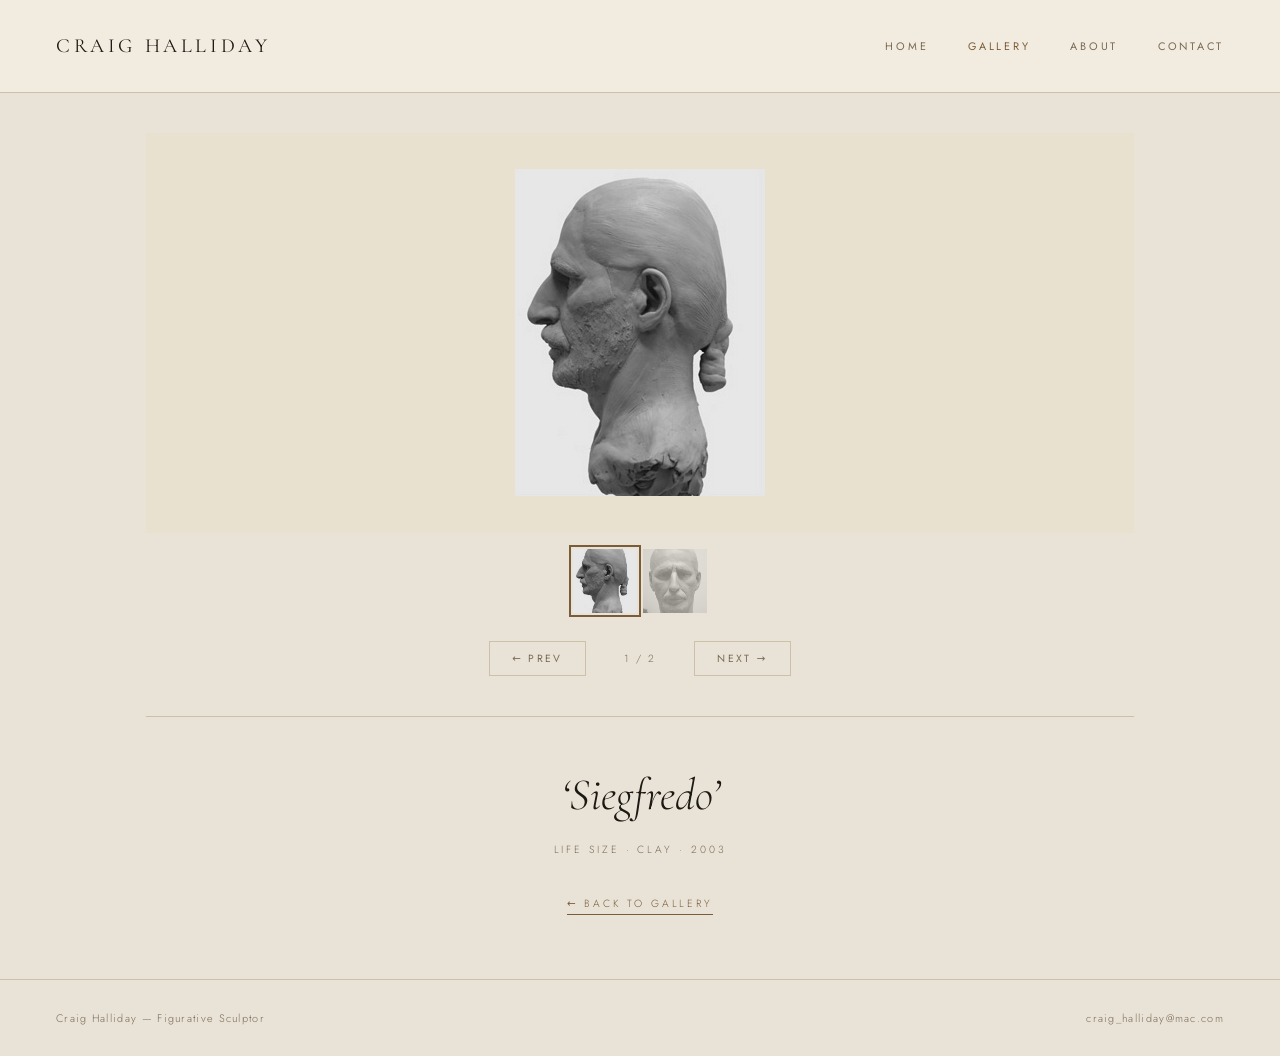
<file: sieg.html>
<!DOCTYPE html>
<html lang="en">
<head>
  <meta charset="UTF-8">
  <meta name="viewport" content="width=device-width, initial-scale=1.0">
  <meta name="description" content="'Siegfredo' — figurative sculpture by Craig Halliday. Life size, clay, 2003.">
  <title>Siegfredo — Craig Halliday</title>
  <link rel="stylesheet" href="./css/styles.css">
</head>
<body class="sculpture-page">

  <header class="site-header">
    <a href="./index.html" class="site-title">Craig Halliday</a>
    <nav class="site-nav">
      <a href="./index.html">Home</a>
      <a href="./gallery.html" class="active">Gallery</a>
      <a href="./about.html">About</a>
      <a href="mailto:craig_halliday@mac.com">Contact</a>
    </nav>
  </header>

  <main class="sculpture-viewer">

    <div class="sculpture-main">
      <img id="main-img" src="./images/sieg1.jpg" alt="Siegfredo — view 1">
    </div>

    <div class="sculpture-thumbs">
      <img class="s-thumb active" src="./images/sieg1.jpg" alt="View 1" data-index="0">
      <img class="s-thumb" src="./images/sieg2.jpg" alt="View 2" data-index="1">
    </div>

    <div class="sculpture-controls">
      <button class="s-btn" id="prev-btn">&#8592; Prev</button>
      <span class="sculpture-count" id="count">1 / 2</span>
      <button class="s-btn" id="next-btn">Next &#8594;</button>
    </div>

    <div class="sculpture-info">
      <div class="sculpture-title">&lsquo;Siegfredo&rsquo;</div>
      <div class="sculpture-meta">Life size &middot; Clay &middot; 2003</div>
      <a href="./gallery.html" class="back-link">&#8592; Back to Gallery</a>
    </div>

  </main>

  <footer class="site-footer">
    <span>Craig Halliday &mdash; Figurative Sculptor</span>
    <a href="mailto:craig_halliday@mac.com">craig_halliday@mac.com</a>
  </footer>

  <script>
    const images = ['./images/sieg1.jpg', './images/sieg2.jpg'];
    let current = 0;
    const mainImg = document.getElementById('main-img');
    const thumbs = document.querySelectorAll('.s-thumb');
    const count = document.getElementById('count');

    function showImage(index) {
      current = (index + images.length) % images.length;
      mainImg.classList.add('fading');
      setTimeout(() => {
        mainImg.src = images[current];
        mainImg.alt = 'Siegfredo — view ' + (current + 1);
        mainImg.classList.remove('fading');
      }, 150);
      thumbs.forEach((t, i) => t.classList.toggle('active', i === current));
      count.textContent = (current + 1) + ' / ' + images.length;
    }

    document.getElementById('prev-btn').addEventListener('click', () => showImage(current - 1));
    document.getElementById('next-btn').addEventListener('click', () => showImage(current + 1));
    thumbs.forEach((t, i) => t.addEventListener('click', () => showImage(i)));
    document.addEventListener('keydown', e => {
      if (e.key === 'ArrowLeft') showImage(current - 1);
      if (e.key === 'ArrowRight') showImage(current + 1);
    });
  </script>

</body>
</html>
</file>
<file: css/styles.css>
@import url('https://fonts.googleapis.com/css2?family=Cormorant+Garamond:ital,wght@0,300;0,400;0,500;1,300;1,400;1,500&family=Jost:wght@200;300;400;500&display=swap');

*, *::before, *::after {
  margin: 0;
  padding: 0;
  box-sizing: border-box;
}

:root {
  --bg:          #f2ece0;   /* warm buff paper */
  --surface:     #e9e1d0;   /* slightly deeper paper */
  --border:      #ccc0a8;   /* warm mid-tone rule */
  --accent:      #7b5c38;   /* warm sienna / ink */
  --accent-light: #9a7850;  /* lighter sienna */
  --text:        #1c1812;   /* warm near-black ink */
  --text-muted:  #7a6a54;   /* warm brown-grey */
  --font-serif:  'Cormorant Garamond', Georgia, serif;
  --font-sans:   'Jost', system-ui, sans-serif;
}

html {
  scroll-behavior: smooth;
  overflow-y: scroll; /* always reserve scrollbar gutter so nav doesn't shift between pages */
}

body {
  background-color: var(--bg);
  /* Subtle paper grain via SVG turbulence */
  background-image: url("data:image/svg+xml,%3Csvg xmlns='http://www.w3.org/2000/svg' width='300' height='300'%3E%3Cfilter id='n'%3E%3CfeTurbulence type='fractalNoise' baseFrequency='0.75' numOctaves='4' stitchTiles='stitch'/%3E%3CfeColorMatrix type='saturate' values='0'/%3E%3CfeBlend in='SourceGraphic' mode='multiply'/%3E%3C/filter%3E%3Crect width='300' height='300' filter='url(%23n)' opacity='0.04'/%3E%3C/svg%3E");
  color: var(--text);
  font-family: var(--font-sans);
  font-weight: 300;
  line-height: 1.7;
  min-height: 100vh;
  display: flex;
  flex-direction: column;
}

/* ── HEADER / NAV ─────────────────────────────── */

.site-header {
  display: flex;
  justify-content: space-between;
  align-items: center;
  padding: 1.8rem 3.5rem;
  border-bottom: 1px solid var(--border);
  position: sticky;
  top: 0;
  z-index: 100;
  background: rgba(242, 236, 224, 0.92);
  backdrop-filter: blur(8px);
}

.site-title {
  font-family: var(--font-serif);
  font-size: 1.25rem;
  font-weight: 400;
  letter-spacing: 0.18em;
  color: var(--text);
  text-decoration: none;
  text-transform: uppercase;
}

.site-nav {
  display: flex;
  gap: 2.5rem;
}

.site-nav a {
  font-size: 0.68rem;
  font-weight: 400;
  letter-spacing: 0.25em;
  text-transform: uppercase;
  color: var(--text-muted);
  text-decoration: none;
  transition: color 0.3s;
}

.site-nav a:hover,
.site-nav a.active {
  color: var(--accent);
}

/* ── FOOTER ───────────────────────────────────── */

.site-footer {
  margin-top: auto;
  padding: 1.8rem 3.5rem;
  border-top: 1px solid var(--border);
  display: flex;
  justify-content: space-between;
  align-items: center;
  font-size: 0.68rem;
  letter-spacing: 0.12em;
  color: var(--text-muted);
}

.site-footer a {
  color: inherit;
  text-decoration: none;
  transition: color 0.3s;
}

.site-footer a:hover {
  color: var(--accent);
}

/* ── INDEX / HOME ─────────────────────────────── */

.home-hero {
  flex: 1;
  display: flex;
  flex-direction: column;
  align-items: center;
  justify-content: center;
  padding: 5rem 2rem 4rem;
  text-align: center;
}

.home-artist-name {
  font-family: var(--font-serif);
  font-size: clamp(3.5rem, 9vw, 8rem);
  font-weight: 300;
  letter-spacing: 0.12em;
  line-height: 0.9;
  color: var(--text);
  margin-bottom: 1.2rem;
}

.home-subtitle {
  font-size: clamp(1rem, 2.5vw, 1.5rem);
  font-weight: 300;
  letter-spacing: 0.45em;
  text-transform: uppercase;
  color: var(--accent);
  margin-bottom: 3.5rem;
}

.home-rule {
  width: 1px;
  height: 60px;
  background: var(--accent);
  opacity: 0.35;
  margin: 0 auto 3.5rem;
}

.home-quote {
  font-family: var(--font-serif);
  font-size: clamp(1rem, 2vw, 1.15rem);
  font-style: italic;
  font-weight: 300;
  color: var(--text-muted);
  max-width: 560px;
  line-height: 2;
  margin-bottom: 1.2rem;
}

.home-quote cite {
  display: block;
  font-style: normal;
  font-size: 0.62rem;
  letter-spacing: 0.25em;
  text-transform: uppercase;
  margin-top: 0.8rem;
  color: var(--text-muted);
  opacity: 0.65;
}

.home-cta {
  display: inline-block;
  margin-top: 3.5rem;
  font-size: 0.68rem;
  letter-spacing: 0.3em;
  text-transform: uppercase;
  color: var(--accent);
  text-decoration: none;
  padding-bottom: 3px;
  border-bottom: 1px solid currentColor;
  transition: opacity 0.3s;
}

.home-cta:hover { opacity: 0.55; }

.home-preview {
  display: flex;
  gap: 2px;
  width: 100%;
  max-width: 900px;
  margin-top: 4rem;
}

.home-preview a {
  flex: 1;
  overflow: hidden;
  display: block;
}

.home-preview img {
  width: 100%;
  height: 320px;
  object-fit: cover;
  display: block;
  filter: grayscale(20%) brightness(0.95);
  transition: filter 0.6s ease, transform 0.6s ease;
}

.home-preview a:hover img {
  filter: grayscale(0%) brightness(1.02);
  transform: scale(1.05);
}

/* ── PAGE HEADING ─────────────────────────────── */

.page-heading {
  padding: 4rem 3.5rem 2.5rem;
  text-align: center;
}

.page-heading h1 {
  font-family: var(--font-serif);
  font-size: clamp(2.2rem, 5vw, 3.8rem);
  font-weight: 300;
  letter-spacing: 0.12em;
  color: var(--text);
  line-height: 1;
}

.page-heading .label {
  display: block;
  font-size: 0.62rem;
  letter-spacing: 0.35em;
  text-transform: uppercase;
  color: var(--accent);
  margin-top: 0.6rem;
}

/* ── GALLERY PAGE ─────────────────────────────── */

.gallery-grid {
  display: grid;
  grid-template-columns: repeat(auto-fill, minmax(260px, 1fr));
  gap: 4px;
  padding: 0 3.5rem 5rem;
  max-width: 1400px;
  margin: 0 auto;
  width: 100%;
}

.gallery-item {
  position: relative;
  overflow: hidden;
  aspect-ratio: 3/4;
  background: var(--surface);
}

.gallery-item img {
  width: 100%;
  height: 100%;
  object-fit: cover;
  display: block;
  filter: grayscale(10%) brightness(0.97);
  transition: filter 0.5s ease, transform 0.6s ease;
}

.gallery-item:hover img {
  filter: grayscale(0%) brightness(1.02);
  transform: scale(1.06);
}

.gallery-item-overlay {
  position: absolute;
  inset: 0;
  background: linear-gradient(to top, rgba(20,14,6,0.72) 0%, rgba(20,14,6,0) 52%);
  display: flex;
  flex-direction: column;
  justify-content: flex-end;
  padding: 1.5rem 1.2rem;
  opacity: 0;
  transition: opacity 0.4s ease;
}

.gallery-item:hover .gallery-item-overlay {
  opacity: 1;
}

.gallery-item-title {
  font-family: var(--font-serif);
  font-size: 1.5rem;
  font-style: italic;
  color: #f2ece0;
  margin-bottom: 0.3rem;
}

.gallery-item-meta {
  font-size: 0.62rem;
  letter-spacing: 0.2em;
  text-transform: uppercase;
  color: rgba(242,236,224,0.55);
}

.gallery-item > a {
  position: absolute;
  inset: 0;
  z-index: 2;
}

/* ── ABOUT PAGE ───────────────────────────────── */

.about-layout {
  display: grid;
  grid-template-columns: 1fr 1fr;
  gap: 5rem;
  max-width: 1000px;
  margin: 0 auto;
  padding: 2rem 3.5rem 6rem;
  flex: 1;
}

.about-image img {
  width: 100%;
  height: auto;
  display: block;
  filter: grayscale(8%) brightness(0.97);
}

.about-text {
  padding-top: 0.5rem;
}

.about-text h2 {
  font-family: var(--font-serif);
  font-size: 2.5rem;
  font-weight: 300;
  letter-spacing: 0.08em;
  color: var(--text);
  line-height: 1.1;
  margin-bottom: 0.4rem;
}

.about-text .label {
  display: block;
  font-size: 0.62rem;
  letter-spacing: 0.35em;
  text-transform: uppercase;
  color: var(--accent);
  margin-bottom: 2rem;
}

.about-rule {
  width: 40px;
  height: 1px;
  background: var(--accent);
  opacity: 0.4;
  margin-bottom: 2rem;
}

.about-text p {
  font-family: var(--font-serif);
  font-size: 1.05rem;
  font-weight: 300;
  color: var(--text-muted);
  line-height: 2;
  margin-bottom: 1.5rem;
}

/* ── CONTACT PAGE ─────────────────────────────── */

.contact-layout {
  flex: 1;
  display: flex;
  flex-direction: column;
  align-items: center;
  justify-content: center;
  padding: 4rem 2rem;
  text-align: center;
}

.contact-layout h2 {
  font-family: var(--font-serif);
  font-size: clamp(2rem, 5vw, 3rem);
  font-weight: 300;
  letter-spacing: 0.1em;
  color: var(--text);
  line-height: 1;
  margin-bottom: 0.5rem;
}

.contact-layout .label {
  display: block;
  font-size: 0.62rem;
  letter-spacing: 0.35em;
  text-transform: uppercase;
  color: var(--accent);
  margin-bottom: 3rem;
}

.contact-rule {
  width: 1px;
  height: 50px;
  background: var(--accent);
  opacity: 0.3;
  margin: 0 auto 3rem;
}

.contact-text {
  font-family: var(--font-serif);
  font-size: 1.05rem;
  font-style: italic;
  color: var(--text-muted);
  max-width: 480px;
  line-height: 2;
  margin-bottom: 2.5rem;
}

.contact-email {
  font-family: var(--font-sans);
  font-size: 0.85rem;
  letter-spacing: 0.18em;
  color: var(--accent);
  text-decoration: none;
  padding-bottom: 3px;
  border-bottom: 1px solid currentColor;
  transition: opacity 0.3s;
}

.contact-email:hover { opacity: 0.55; }

/* ── SCULPTURE VIEWER ─────────────────────────── */

.sculpture-page {
  flex: 1;
  display: flex;
  flex-direction: column;
}

.sculpture-viewer {
  flex: 1;
  max-width: 1100px;
  margin: 0 auto;
  width: 100%;
  padding: 2.5rem 3.5rem 4rem;
}

.sculpture-main {
  width: 100%;
  display: flex;
  align-items: center;
  justify-content: center;
  background: var(--surface);
  margin-bottom: 1rem;
  min-height: 400px;
  max-height: 68vh;
  overflow: hidden;
}

.sculpture-main img {
  max-width: 100%;
  max-height: 68vh;
  object-fit: contain;
  display: block;
  transition: opacity 0.3s ease;
}

.sculpture-main img.fading {
  opacity: 0;
}

.sculpture-thumbs {
  display: flex;
  gap: 6px;
  justify-content: center;
  margin-bottom: 1.8rem;
  flex-wrap: wrap;
}

.s-thumb {
  width: 64px;
  height: 64px;
  object-fit: cover;
  cursor: pointer;
  opacity: 0.45;
  transition: opacity 0.3s, outline 0.2s;
  outline: 2px solid transparent;
  outline-offset: 2px;
}

.s-thumb:hover { opacity: 0.75; }
.s-thumb.active {
  opacity: 1;
  outline-color: var(--accent);
}

.sculpture-controls {
  display: flex;
  align-items: center;
  justify-content: center;
  gap: 1.5rem;
  margin-bottom: 2.5rem;
}

.s-btn {
  background: none;
  border: 1px solid var(--border);
  color: var(--text-muted);
  font-family: var(--font-sans);
  font-size: 0.65rem;
  letter-spacing: 0.22em;
  text-transform: uppercase;
  padding: 0.55rem 1.4rem;
  cursor: pointer;
  transition: border-color 0.3s, color 0.3s;
}

.s-btn:hover {
  border-color: var(--accent);
  color: var(--accent);
}

.sculpture-count {
  font-size: 0.65rem;
  letter-spacing: 0.2em;
  color: var(--text-muted);
  min-width: 60px;
  text-align: center;
}

.sculpture-info {
  text-align: center;
  border-top: 1px solid var(--border);
  padding-top: 2.5rem;
}

.sculpture-title {
  font-family: var(--font-serif);
  font-size: clamp(1.8rem, 4vw, 2.8rem);
  font-style: italic;
  font-weight: 300;
  color: var(--text);
  margin-bottom: 0.5rem;
}

.sculpture-meta {
  font-size: 0.65rem;
  letter-spacing: 0.28em;
  text-transform: uppercase;
  color: var(--text-muted);
  margin-bottom: 1.8rem;
}

.back-link {
  display: inline-block;
  font-size: 0.65rem;
  letter-spacing: 0.28em;
  text-transform: uppercase;
  color: var(--accent);
  text-decoration: none;
  padding-bottom: 2px;
  border-bottom: 1px solid currentColor;
  transition: opacity 0.3s;
}

.back-link:hover { opacity: 0.55; }

/* ── RESPONSIVE ───────────────────────────────── */

@media (max-width: 768px) {
  .site-header {
    padding: 1.2rem 1.5rem;
    flex-direction: column;
    gap: 1rem;
    text-align: center;
  }

  .site-nav { gap: 1.2rem; }

  .site-footer {
    padding: 1.5rem;
    flex-direction: column;
    gap: 0.4rem;
    text-align: center;
  }

  .page-heading { padding: 2.5rem 1.5rem 1.5rem; }

  .gallery-grid {
    grid-template-columns: repeat(auto-fill, minmax(200px, 1fr));
    padding: 0 1rem 3rem;
  }

  .about-layout {
    grid-template-columns: 1fr;
    gap: 2rem;
    padding: 1.5rem 1.5rem 4rem;
  }

  .sculpture-viewer { padding: 1.5rem 1.2rem 3rem; }

  .home-preview { display: none; }

  .home-hero { padding: 4rem 1.5rem 3rem; }
}
</file>
